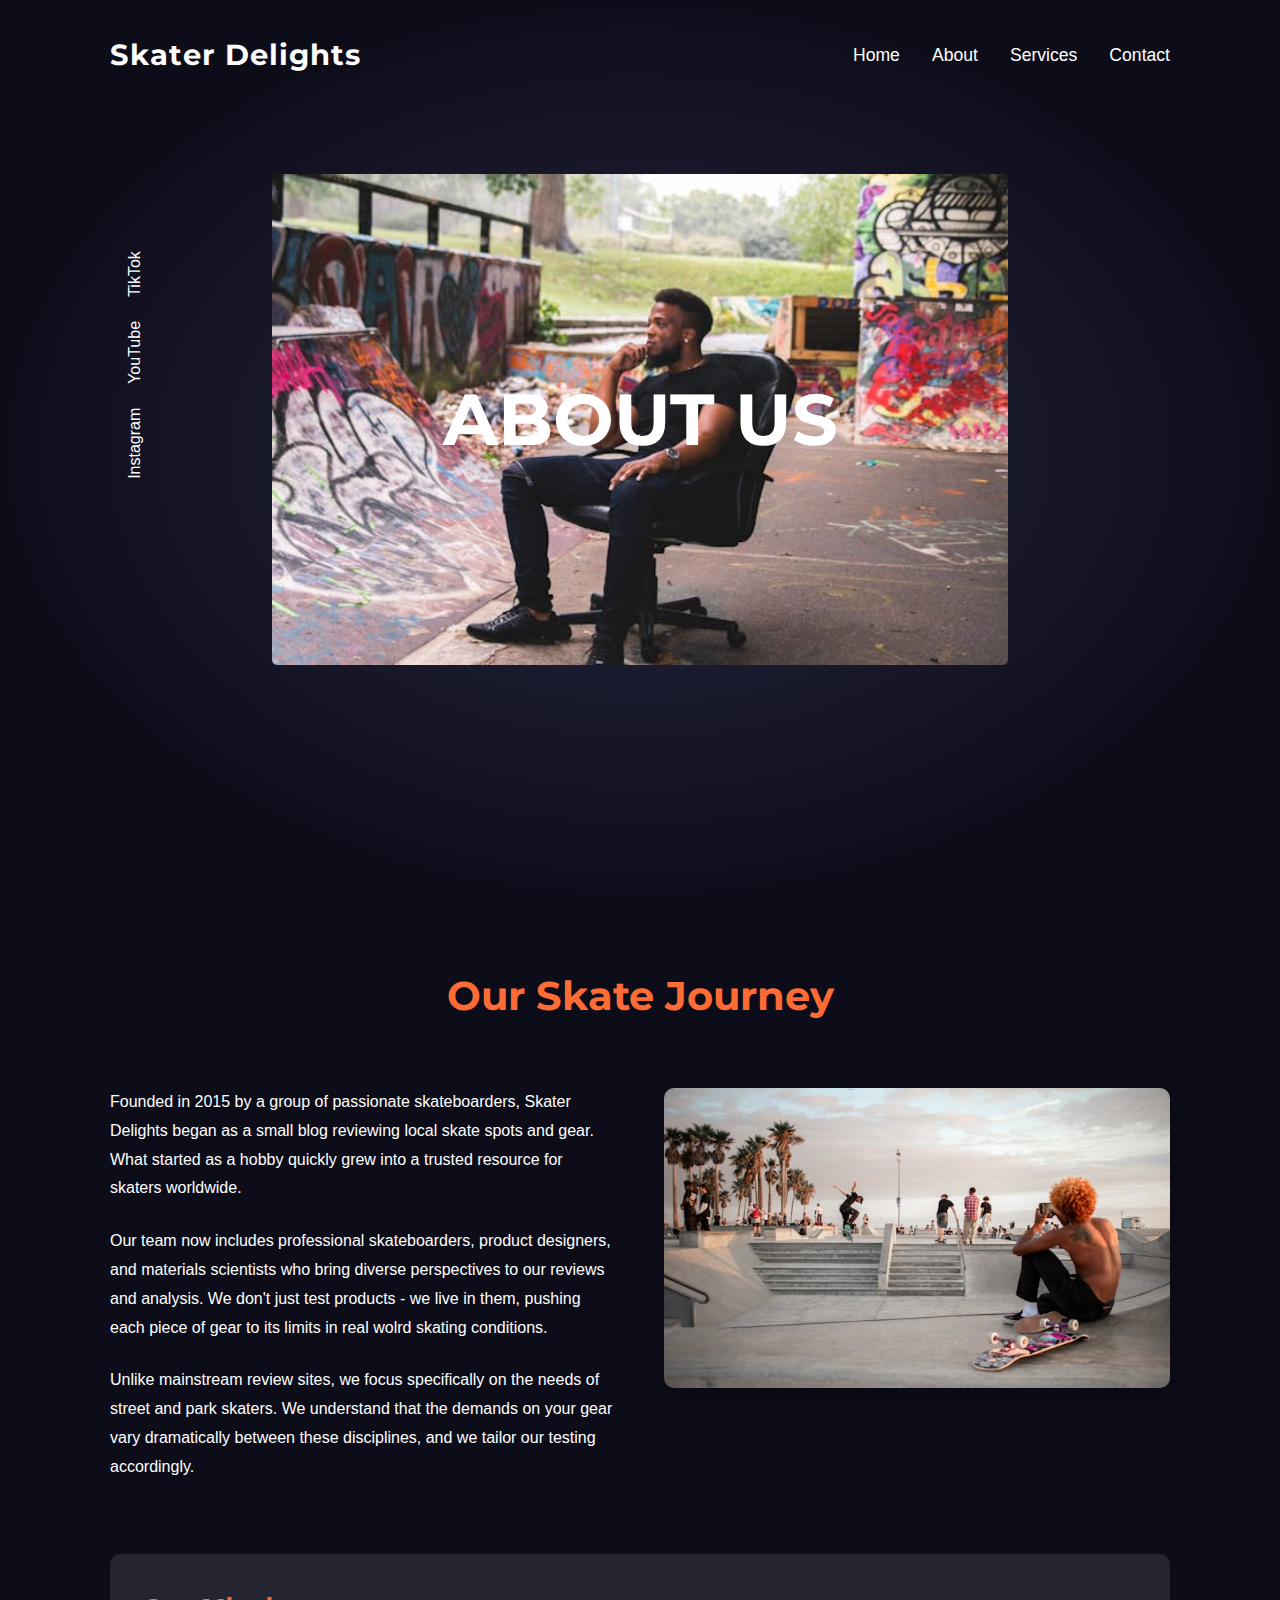
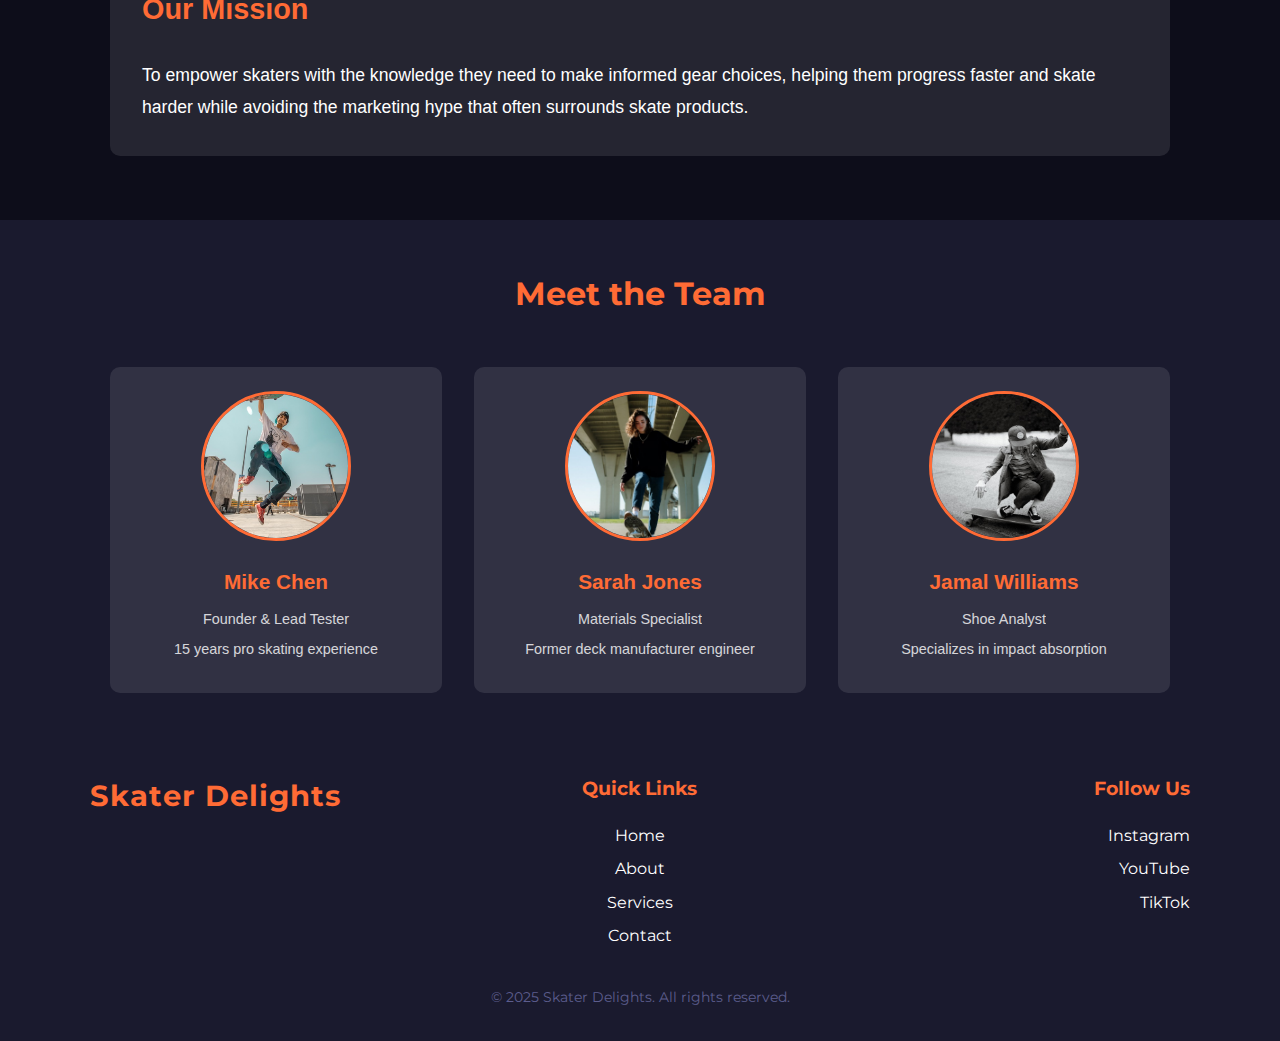
<file: about.html>
<!DOCTYPE html>
<html lang="en">
<head>
    <meta charset="UTF-8">
    <meta name="viewport" content="width=device-width, initial-scale=1.0">
    <title>About Us | Skater Delights</title>
    <link rel="stylesheet" href="style.css">
    <link rel="stylesheet" href="https://fonts.googleapis.com/css2?family=Istok+Web:wght@400;700&family=Montserrat:wght@700&display=swap">
    <link rel="stylesheet" href="https://fonts.googleapis.com/css2?family=Material+Symbols+Outlined:opsz,wght,FILL,GRAD@20..48,100..700,0..1,-50..200" />
</head>
<body class="theme-1">
    <header>
        <div class="container">
            <nav class="navbar">
                <div class="container">
                    <a href="index.html" class="brand">Skater Delights</a>
                    <button class="menu-btn">
                        <span class="material-symbols-outlined">
                            menu
                        </span>
                    </button>
                    <div class="menu">
                        <div class="links">
                            <a href="index.html">Home</a>
                            <a href="about.html">About</a>
                            <a href="services.html">Services</a>
                            <a href="contact.html">Contact</a>
                        </div>
                        <div class="social">
                            <a href="#">Instagram</a>
                            <a href="#">YouTube</a>
                            <a href="#">TikTok</a>
                        </div>
                    </div>
                </div>
            </nav>
            <div class="title">
                <h1>About Us</h1>
                <img src="./images/about-header.jpg" class="header-img" alt="About Us Header Image">
            </div>
        </div>
    </header>

    <section class="about-page">
        <div class="container">
            <h1>Our Skate Journey</h1>
            <div class="about-content">
                <div class="about-text">
                    <p>
                        Founded in 2015 by a group of passionate skateboarders, Skater Delights began as a small blog
                        reviewing local skate spots and gear. What started as a hobby quickly grew into a trusted
                        resource for skaters worldwide.
                    </p>
                    <p>
                        Our team now includes professional skateboarders, product designers, and materials scientists
                        who bring diverse perspectives to our reviews and analysis. We don't just test products - we 
                        live in them, pushing each piece of gear to its limits in real wolrd skating conditions.
                    </p>
                    <p>
                        Unlike mainstream review sites, we focus specifically on the needs of street and park skaters.
                        We understand that the demands on your gear vary dramatically between these disciplines, and 
                        we tailor our testing accordingly.
                    </p>
                </div>
                <div class="about-image">
                    <img src="images/team.jpg" alt="Skater Delights Team">
                </div>
            </div>

            <div class="mission">
                <h2>Our Mission</h2>
                <p>
                    To empower skaters with the knowledge they need to make informed gear choices, helping them
                    progress faster and skate harder while avoiding the marketing hype that often surrounds skate products.
                </p>
            </div>
        </div>
    </section>

    <section class="team">
        <div class="container">
            <h2>Meet the Team</h2>
            <div class="team-grid">
                <div class="team-member">
                    <img src="images/mike1.jpg" alt="Mike Chen">
                    <h3>Mike Chen</h3>
                    <p>Founder & Lead Tester</p>
                    <p>15 years pro skating experience</p>
                </div>
                <div class="team-member">
                    <img src="images/sarah.jpg" alt="Sarah Jones">
                    <h3>Sarah Jones</h3>
                    <p>Materials Specialist</p>
                    <p>Former deck manufacturer engineer</p>
                </div>
                <div class="team-member">
                    <img src="images/jamal.jpg" alt="Jamal Williams">
                    <h3>Jamal Williams</h3>
                    <p>Shoe Analyst</p>
                    <p>Specializes in impact absorption</p>
                </div>
            </div>
        </div>
    </section>

    <footer>
        <div class="footer-container">
            <!-- Brand Section -->
            <div class="footer-brand">
                <a href="index.html" class="brand">Skater Delights</a>
            </div>
    
            <!-- Navigation Quick Links -->
            <div class="footer-links">
                <h3>Quick Links</h3>
                <ul>
                    <li><a href="index.html">Home</a></li>
                    <li><a href="about.html">About</a></li>
                    <li><a href="services.html">Services</a></li>
                    <li><a href="contact.html">Contact</a></li>
                </ul>
            </div>
    
            <!-- Social Media Section -->
            <div class="footer-social">
                <h3>Follow Us</h3>
                <a href="#" class="social-icon">Instagram</a>
                <a href="#" class="social-icon">YouTube</a>
                <a href="#" class="social-icon">TikTok</a>
            </div>
        </div>
    
        <!-- Copyright Section -->
        <div class="footer-copyright">
            <p>&copy; 2025 Skater Delights. All rights reserved.</p>
        </div>
    </footer>

    <script src="script.js"></script>
</body>
</html>
</file>
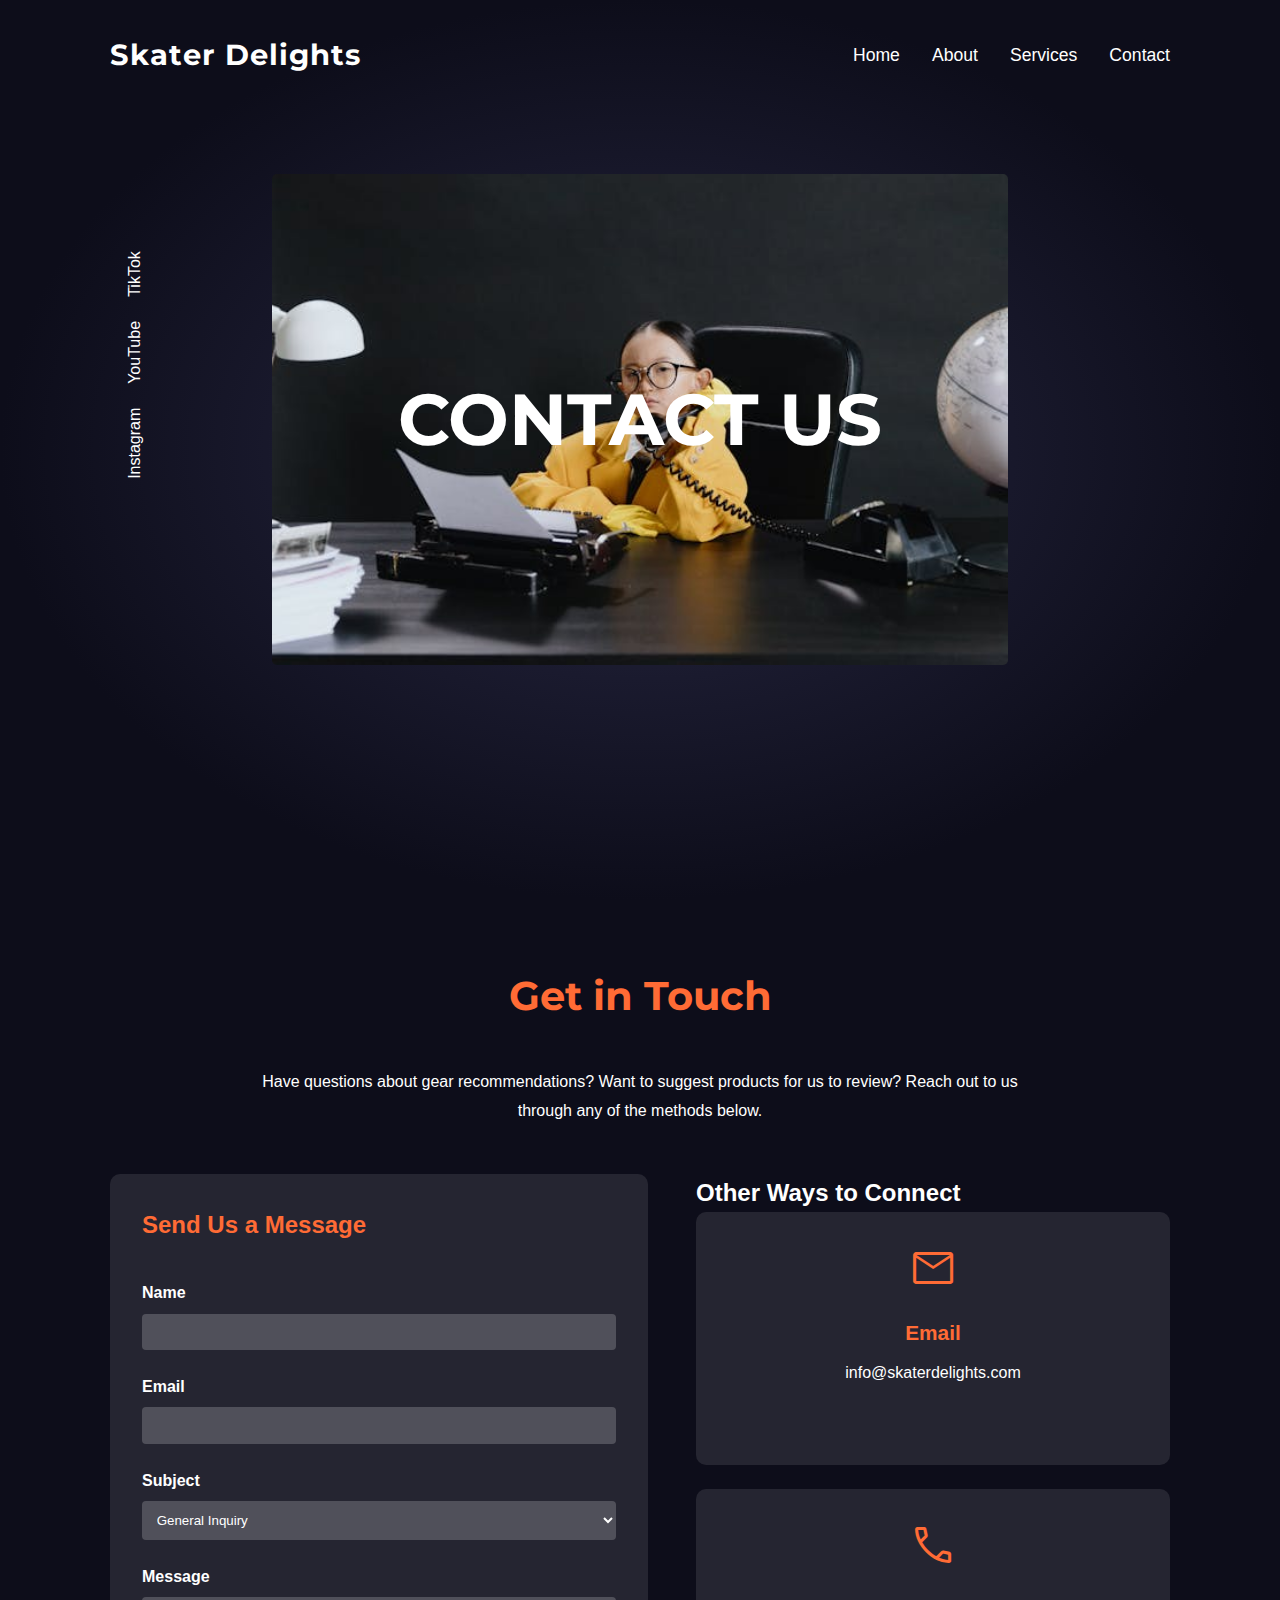
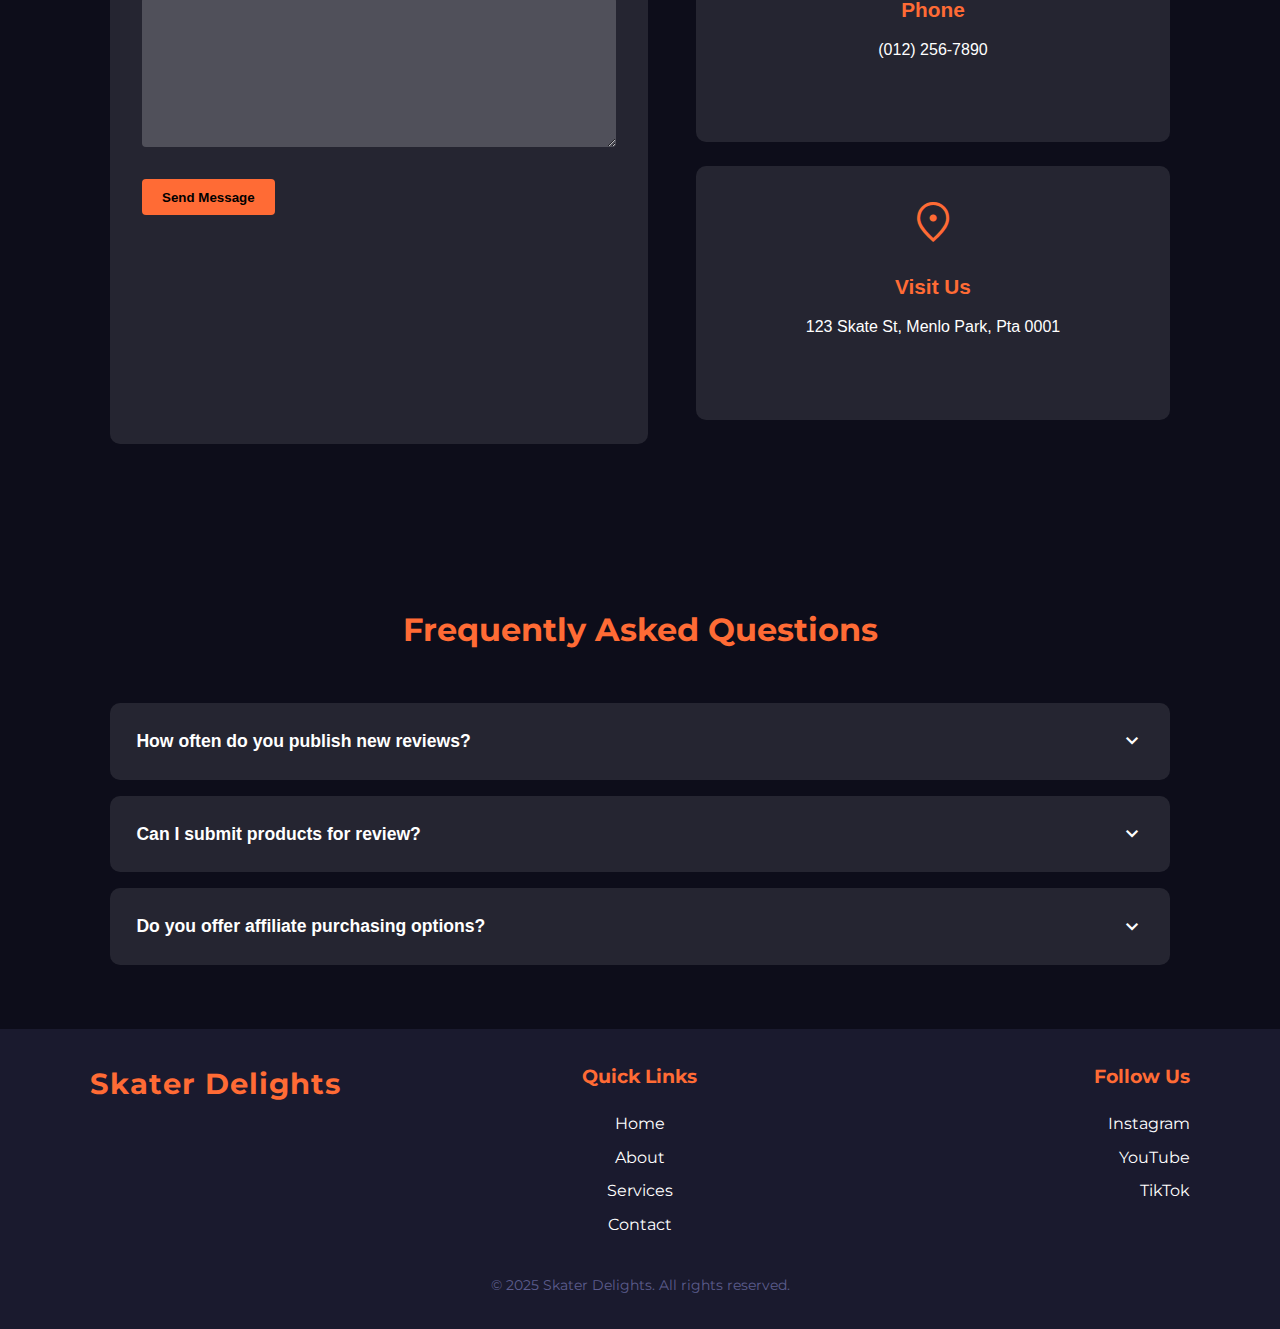
<file: contact.html>
<!DOCTYPE html>
<html lang="en">
<head>
    <meta charset="UTF-8">
    <meta name="viewport" content="width=device-width, initial-scale=1.0">
    <title>Contact Us | Skater Delights</title>
    <link rel="stylesheet" href="style.css">
    <link rel="stylesheet" href="https://fonts.googleapis.com/css2?family=Istok+Web:wght@400;700&family=Montserrat:wght@700&display=swap">
    <link rel="stylesheet" href="https://fonts.googleapis.com/css2?family=Material+Symbols+Outlined:opsz,wght,FILL,GRAD@20..48,100..700,0..1,-50..200" />
</head>
<body class="theme-1">
    <header>
        <div class="container">
            <nav class="navbar">
                <div class="container">
                    <a href="index.html" class="brand">Skater Delights</a>
                    <button class="menu-btn">
                        <span class="material-symbols-outlined">
                            menu
                        </span>
                    </button>
                    <div class="menu">
                        <div class="links">
                            <a href="index.html">Home</a>
                            <a href="about.html">About</a>
                            <a href="services.html">Services</a>
                            <a href="contact.html">Contact</a>
                        </div>
                        <div class="social">
                            <a href="#">Instagram</a>
                            <a href="#">YouTube</a>
                            <a href="#">TikTok</a>
                        </div>
                    </div>
                </div>
            </nav>
            <div class="title">
                <h1>Contact Us</h1>
                <img src="./images/contact-header.jpg" class="header-img" alt="Contact Header Image">
            </div>
        </div>
    </header>

    <section class="contact">
        <div class="container">
            <h1>Get in Touch</h1>
            <p>
                Have questions about gear recommendations? Want to suggest products for us to review?
                Reach out to us through any of the methods below.
            </p>

            <div class="contact-methods">
                <div class="contact-form">
                    <h2>Send Us a Message</h2>
                    <form>
                        <div class="form-group">
                            <label for="name">Name</label>
                            <input type="text" id="name" name="name" required>
                        </div>
                        <div class="form-group">
                            <label for="email">Email</label>
                            <input type="email" id="email" name="email" required>
                        </div>
                        <div class="form-group">
                            <label for="subject">Subject</label>
                            <select id="subject" name="subject">
                                <option value="general">General Inquiry</option>
                                <option value="review">Product Review Request</option>
                                <option value="partnership">Partnership Opportunity</option>
                                <option value="general">Other</option>
                            </select>
                        </div>
                        <div class="form-group">
                            <label for="message">Message</label>
                            <textarea id="message" name="message" rows="5" required></textarea>
                        </div>
                        <button type="submit" class="submit-btn">Send Message</button>
                    </form>
                </div>

                <div class="contact-info">
                    <h2>Other Ways to Connect</h2>
                    <div class="info-card">
                        <span class="material-symbols-outlined">mail</span>
                        <h3>Email</h3>
                        <p>info@skaterdelights.com</p>
                    </div>
                    <div class="info-card">
                        <span class="material-symbols-outlined">call</span>
                        <h3>Phone</h3>
                        <p>(012) 256-7890</p>
                    </div>
                    <div class="info-card">
                        <span class="material-symbols-outlined">location_on</span>
                        <h3>Visit Us</h3>
                        <p>123 Skate St, Menlo Park, Pta 0001</p>
                    </div>
                </div>
            </div>
        </div>
    </section>

    <section class="faq">
        <div class="container">
            <h2>Frequently Asked Questions</h2>
            <div class="faq-item">
                <button class="faq-question">
                    How often do you publish new reviews?
                    <span class="material-symbols-outlined">expand_more</span>
                </button>
                <div class="faq-answer">
                    <p>
                        We publish in-depth gear reviews every Tuesday and Thursday, with quick take
                        impressions posted on our soccial media channels. Our full testing
                        process takes 2-3 weeks per product to ensure thorough evaluation.
                    </p>
                </div>
            </div>
            <div class="faq-item">
                <button class="faq-question">
                    Can I submit products for review?
                    <span class="material-symbols-outlined">expand_more</span>
                </button>
                <div class="faq-answer">
                    <p>
                        Absolutely! We welcome submissions from both major brands and independent
                        manufacturers. Please email us at submissions@skaterdelights.com with 
                        details about your product and its target skating style.
                    </p>
                </div>
            </div>
            <div class="faq-item">
                <button class="faq-question">
                    Do you offer affiliate purchasing options?
                    <span class="material-symbols-outlined">expand_more</span>
                </button>
                <div class="faq-answer">
                    <p>
                        Yes, we maintain affiliate relationships with several reputable skate shops.
                        These partnerships help support our testing program while offering our
                        readers convenient purchasing options. We always disclose affiliate links.
                    </p>
                </div>
            </div>
        </div>
    </section>

    <footer>
        <div class="footer-container">
            <!-- Brand Section -->
            <div class="footer-brand">
                <a href="index.html" class="brand">Skater Delights</a>
            </div>
    
            <!-- Navigation Quick Links -->
            <div class="footer-links">
                <h3>Quick Links</h3>
                <ul>
                    <li><a href="index.html">Home</a></li>
                    <li><a href="about.html">About</a></li>
                    <li><a href="services.html">Services</a></li>
                    <li><a href="contact.html">Contact</a></li>
                </ul>
            </div>
    
            <!-- Social Media Section -->
            <div class="footer-social">
                <h3>Follow Us</h3>
                <a href="#" class="social-icon">Instagram</a>
                <a href="#" class="social-icon">YouTube</a>
                <a href="#" class="social-icon">TikTok</a>
            </div>
        </div>
    
        <!-- Copyright Section -->
        <div class="footer-copyright">
            <p>&copy; 2025 Skater Delights. All rights reserved.</p>
        </div>
    </footer>

    <script src="script.js"></script>
</body>
</html>
</file>
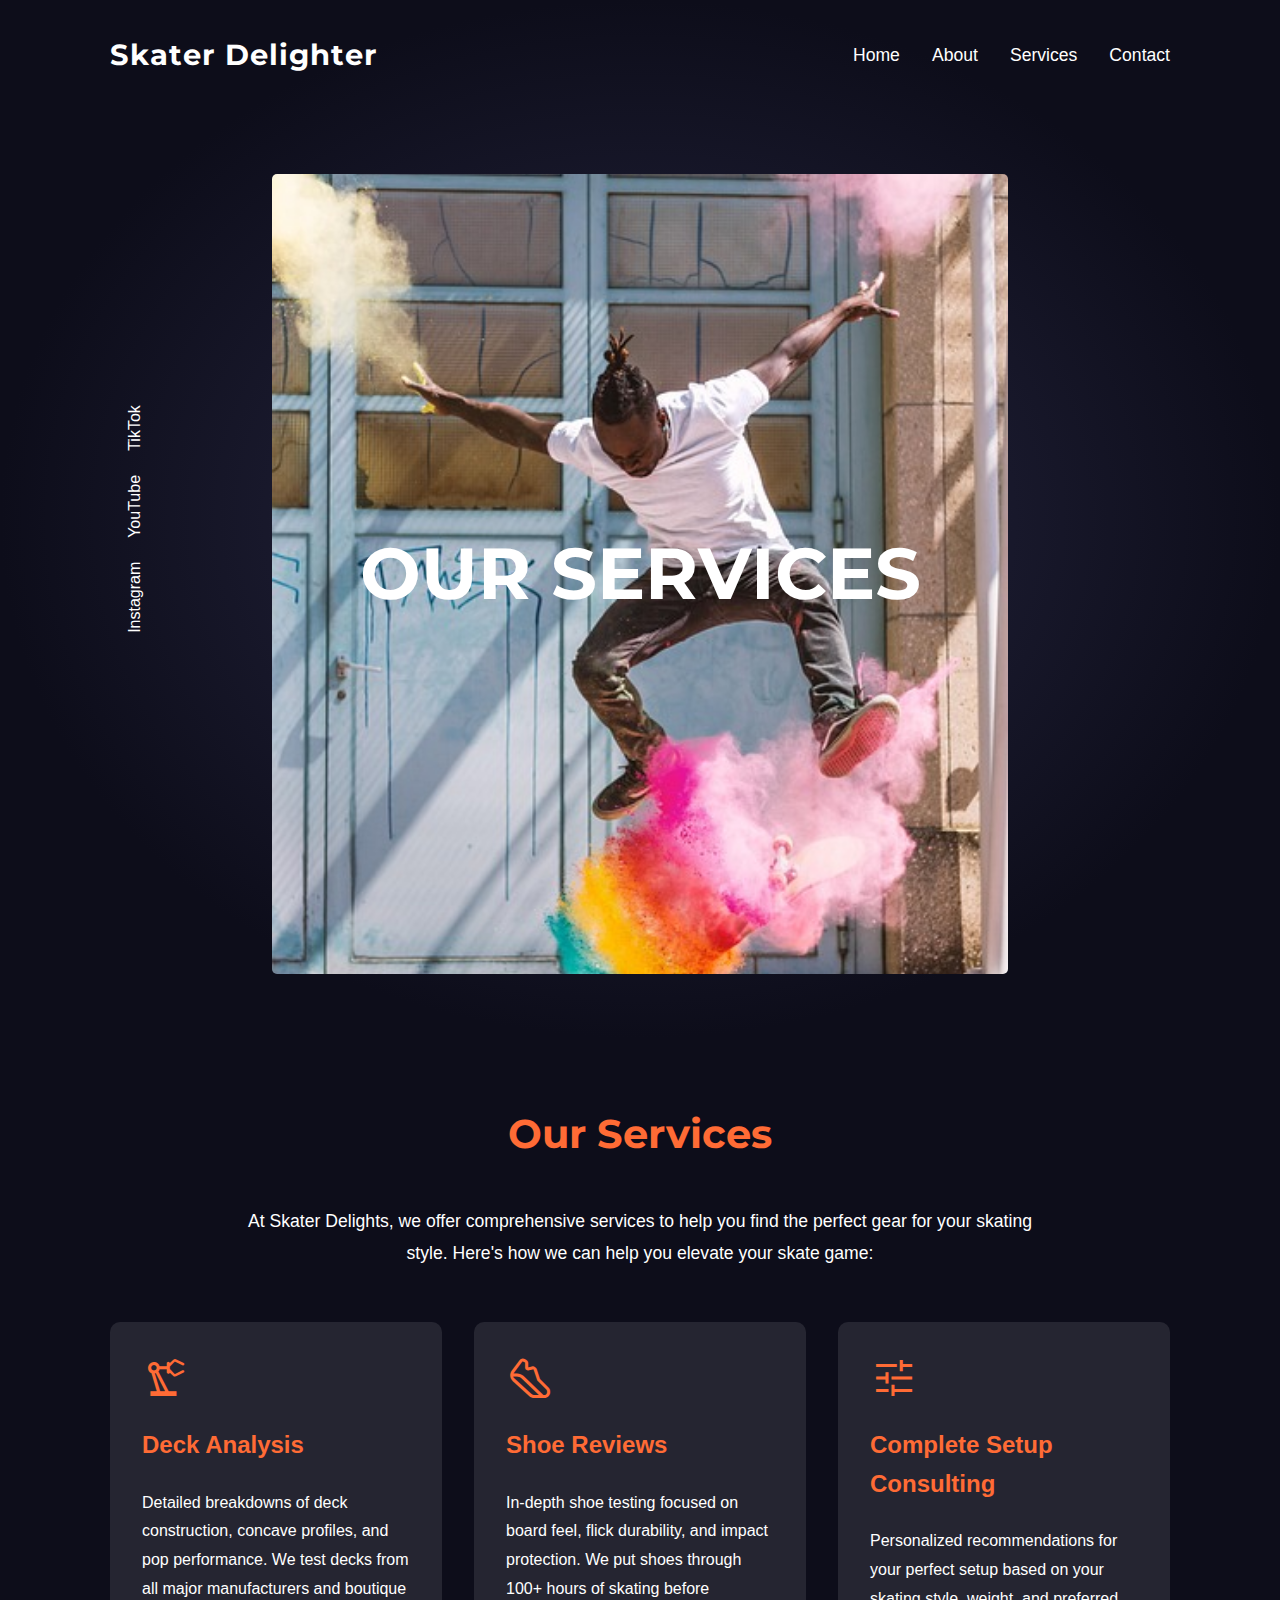
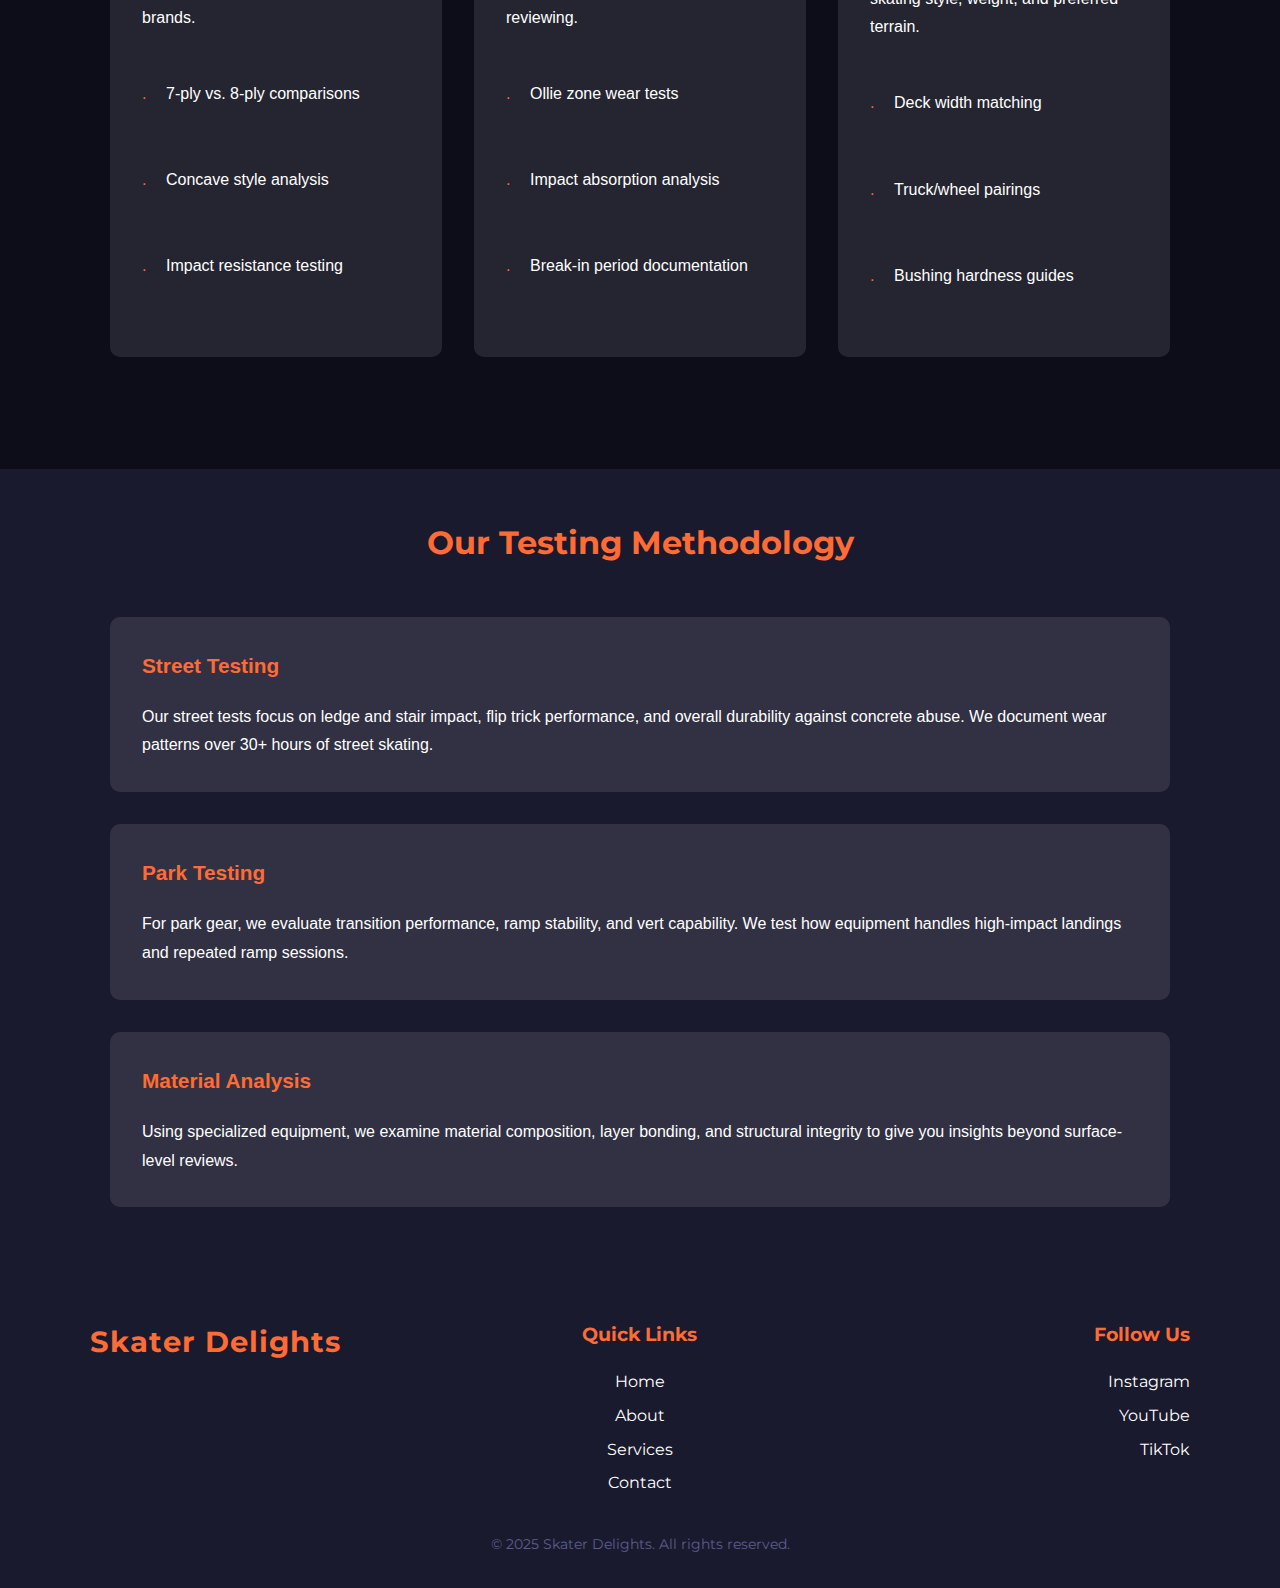
<file: services.html>
<!DOCTYPE html>
<html lang="en">
<head>
    <meta charset="UTF-8">
    <meta name="viewport" content="width=device-width, initial-scale=1.0">
    <title>Our Services | Skater Delight</title>
    <link rel="stylesheet" href="style.css">
    <link rel="stylesheet" href="https://fonts.googleapis.com/css2?family=Istok+Web:wght@400;700&family=Montserrat:wght@700&display=swap">
    <link rel="stylesheet" href="https://fonts.googleapis.com/css2?family=Material+Symbols+Outlined:opsz,wght,FILL,GRAD@20..48,100..700,0..1,-50..200" />
</head>
<body class="theme-1">
    <header>
        <div class="container">
            <nav class="navbar">
                <div class="container">
                    <a href="index.html" class="brand">Skater Delighter</a>
                    <button class="menu-btn">
                        <span class="material-symbols-outlined">
                            menu
                        </span>
                    </button>
                    <div class="menu">
                        <div class="links">
                            <a href="index.html">Home</a>
                            <a href="about.html">About</a>
                            <a href="services.html">Services</a>
                            <a href="contact.html">Contact</a>
                        </div>
                        <div class="social">
                            <a href="#">Instagram</a>
                            <a href="#">YouTube</a>
                            <a href="#">TikTok</a>
                        </div>
                    </div>
                </div>
            </nav>
            <div class="title">
                <h1>Our Services</h1>
                <img src="./images/service-header.jpg" class="header-img" alt="Services Header Image">
            </div>
        </div>
    </header>

    <section class="services">
        <div class="container">
            <h1>Our Services</h1>
            <p class="intro">
                At Skater Delights, we offer comprehensive services to help you find the perfect gear for your
                skating style. Here's how we can help you elevate your skate game:
            </p>

            <div class="service-cards">
                <div class="service-card">
                    <span class="material-symbols-outlined">precision_manufacturing</span>
                    <h2>Deck Analysis</h2>
                    <p>
                        Detailed breakdowns of deck construction, concave profiles, and pop performance.
                        We test decks from all major manufacturers and boutique brands.
                    </p>
                    <ul>
                        <li>7-ply vs. 8-ply comparisons</li>
                        <li>Concave style analysis</li>
                        <li>Impact resistance testing</li>
                    </ul>
                </div>

                <div class="service-card">
                    <span class="material-symbols-outlined">steps</span>
                    <h2>Shoe Reviews</h2>
                    <p>
                        In-depth shoe testing focused on board feel, flick durability, and impact protection.
                        We put shoes through 100+ hours of skating before reviewing.
                    </p>
                    <ul>
                        <li>Ollie zone wear tests</li>
                        <li>Impact absorption analysis</li>
                        <li>Break-in period documentation</li>
                    </ul>
                </div>

                <div class="service-card">
                    <span class="material-symbols-outlined">tune</span>
                    <h2>Complete Setup Consulting</h2>
                    <p>
                        Personalized recommendations for your perfect setup based on your skating style,
                        weight, and preferred terrain.
                    </p>
                    <ul>
                        <li>Deck width matching</li>
                        <li>Truck/wheel pairings</li>
                        <li>Bushing hardness guides</li>
                    </ul>
                </div>
            </div>
        </div>
    </section>

    <section class="testing-methods">
        <div class="container">
            <h2>Our Testing Methodology</h2>
            <div class="method">
                <h3>Street Testing</h3>
                <p>
                    Our street tests focus on ledge and stair impact, flip trick performance, and
                    overall durability against concrete abuse. We document wear patterns over 30+
                    hours of street skating.
                </p>
            </div>
            <div class="method">
                <h3>Park Testing</h3>
                <p>
                    For park gear, we evaluate transition performance, ramp stability, and
                    vert capability. We test how equipment handles high-impact landings
                    and repeated ramp sessions.
                </p>
            </div>
            <div class="method">
                <h3>Material Analysis</h3>
                <p>
                Using specialized equipment, we examine material composition, layer
                bonding, and structural integrity to give you insights beyond surface-level reviews.
                </p>
            </div>
        </div>
    </section>

    <footer>
        <div class="footer-container">
            <!-- Brand Section -->
            <div class="footer-brand">
                <a href="index.html" class="brand">Skater Delights</a>
            </div>
    
            <!-- Navigation Quick Links -->
            <div class="footer-links">
                <h3>Quick Links</h3>
                <ul>
                    <li><a href="index.html">Home</a></li>
                    <li><a href="about.html">About</a></li>
                    <li><a href="services.html">Services</a></li>
                    <li><a href="contact.html">Contact</a></li>
                </ul>
            </div>
    
            <!-- Social Media Section -->
            <div class="footer-social">
                <h3>Follow Us</h3>
                <a href="#" class="social-icon">Instagram</a>
                <a href="#" class="social-icon">YouTube</a>
                <a href="#" class="social-icon">TikTok</a>
            </div>
        </div>
    
        <!-- Copyright Section -->
        <div class="footer-copyright">
            <p>&copy; 2025 Skater Delights. All rights reserved.</p>
        </div>
    </footer>

    <script src="script.js"></script>
</body>
</html>
</file>
<file: style.css>
/* Theme colors */
.theme-1 {
--accent: #ff6b35; /* Vibrant orange */
--gradient-first: #2b2d42;
--gradient-second: #1a1a2e;
--gradient-third: #0d0d1a;
--button-primary: #414361;
--button-secondary: #ff9e56;
--pagination: #5c5d8d;
}

.theme-2 {
--accent: #00a8e8; /* Bright blue */
--gradient-first: #1a3263;
--gradient-second: #12284b;
--gradient-third: #0a1a33;
--button-primary: #2a4d8e;
--button-secondary: #5cc8ff;
--pagination: #3d6cb9;
}

.theme-3 {
--accent: #a8c686; /* Earthy green */
--gradient-first: #3a3a3a;
--gradient-second: #2a2a2a;
--gradient-third: #1a1a1a;
--button-primary: #4a4a4a;
--button-secondary: #c8e0b8;
--pagination: #6d8c54;
}

.theme-4 {
--accent: #f25f5c; /* Vibrant orange */
--gradient-first: #50514f;
--gradient-second: #3a3a38;
--gradient-third: #242423;
--button-primary: #636463;
--button-secondary: #ff8a87;
--pagination: #b33b38;
}

/* Base styles */
body {
    font-family: 'Isto Web', sans-serif;
    --gradient-bg: radial-gradient(
        50% 50% at 50% 50%,
        var(--gradient-first) 0%,
        var(--gradient-second) 51%,
        var(--gradient-third) 100%
    );
    --gradient-bg-mobile: linear-gradient(
        180deg,
        var(--gradient-first) 0%,
        var(--gradient-second) 51%,
        var(--gradient-third) 100%
    );
    --text-primary: #fff;
    color: var(--text-primary);
    line-height: 1.6;
}

* {
    margin: 0;
    padding: 0;
    box-sizing: border-box;
}

a {
    text-decoration: none;
    color: var(--text-primary);
    transition: 300ms;
}

a:hover {
    color: var(--accent);
}

.container {
    max-width: 1100px;
    margin: 0 auto;
    padding: 0 20px;
}

/* Header & Navigation */
header {
    background: var(--gradient-bg-mobile);
    min-height: 100vh;
    position: relative;
    z-index: 1;
}

.img {
    width: 60%; /* Adjust width as needed */
    max-width: 500px; /* Limit the maximum width */
    height: auto; /* Maintain aspect ratio */
    display: block; /* Ensure the image is displayed */
    margin: 0 auto; /* Center the image */
    transform: none; /* Remove rotation */
    filter: none; /* Remove drop shadow */
    z-index: 99; /* Ensure the image is above other elements */
    position: relative;
    animation: imgFadeUp 800ms ease-out;
}

.header-img {
    width: 100%; /* Make the image span the full width of the container */
    max-height: 800px; /* Limit the height of the image */
    object-fit: cover; /* Ensure the image covers the space without distortion */
    border-radius: 5px; /* Optional: Add rounded corners */
    margin-top: 0; /* Add spacing above the image if needed */
}

.navbar {
    z-index: 5; /* Ensure the navbar is above the header background */
}

.navbar .container {
    padding: 2em 0;
    display: flex;
    justify-content: space-between;
    align-items: center;
}

.brand {
    font-family: 'Montserrat', sans-serif;
    font-size: 1.8em;
    font-weight: bold;
    letter-spacing: 1px;
}

.menu-btn {
    background: none;
    border: none;
    color: var(--text-primary);
    cursor: pointer;
    z-index: 4;
    display: none;
}

.menu-btn span {
    font-size: 2.5em;
}

.menu {
    display: flex;
    gap: 3em;
}

.menu .links {
    display: flex;
    gap: 2em;
}

.menu .social {
    display: flex;
    gap: 1.5em;
}

.menu a {
    font-size: 1.1em;
    font-weight: 500;
}

/* Hero Section */
.title {
    margin: 0 auto;
    padding: 4em 2em;
    display: flex;
    justify-content: center;
    align-items: center;
    position: relative;
    max-width: 800px;
    z-index: 3; /* Ensure the title is above the header background but below the image */
}

.social {
    position: absolute;
    top: 50%; /* Center vertically */
    left: 2em; /* Position on the left side */
    transform: translateY(-50%); /* Adjust for centering */
    display: flex;
    flex-direction: column; /* Stack links vertically */
    gap: 1em; /* Add spacing between links */
}

.social a {
    writing-mode: vertical-lr; /* Rotate text vertically */
    text-align: center; /* Center the text */
    font-size: 1em; /* Adjust font size */
    color: var(--text-primary); /* Use the primary text color */
    text-decoration: none; /* Remove underline */
    transition: color 0.3s ease; /* Add hover effect */
}

.social a:hover {
    color: var(--accent); /* Change color on hover */
}

.img {
    width: 60%;
    max-width: 500px;
    transform: rotate(-5deg);
    filter: drop-shadow(0 2.5em 1.5em rgba(0, 0, 0, .7));
    z-index: 1;
    animation: imgFadeUp 800ms ease-out;
}

.title h1 {
    position: absolute;
    font-size: clamp(1em, 10vw, 4.5rem);
    font-family: 'Montserrat', sans-serif;
    text-transform: uppercase;
}

.text1 {
    z-index: 2;
    left: calc(50% - 4em);
    animation: textOpacity 800ms forwards;
    animation-delay: 500ms;
    opacity: 0;
}

.text2, .text3 {
    z-index: 2;
    position: absolute;
    left: 38%; /* Shift to the right*/
    top: 60%; /* Move lower, adjust between 55%-65% */
    transform: translateX(-50%);
    animation: textOpacity 800ms forwards;
    animation-delay: 500ms;
    opacity: 0;
    text-align: center;
}

.text3 {
    opacity: 0.2;
    z-index: 1;
}

.text-overlay {
    content: "";
    position: absolute;
    top: 0; left: 0;
    background: #fff;
    width: 0; height: 100%;
    animation: textOverlay 800em;
    animation-delay: 500ms;  
}

/* Controls & Pagination */
.controls {
    padding: 2em;
    display: flex;
    justify-content: space-between;
    align-items: center;
    text-align: center;
}

.controls button {
    width: 4em;
    height: 4em;
    border-radius: 50%;
    border: none;
    background-color: var(--button-primary);
    display: flex;
    justify-content: center;
    align-items: center;
    cursor: pointer;
    transition: 300ms;
}

.controls button span {
    font-size: 2.3em;
    color: var(--text-primary);
}

.controls button:hover {
    background-color: var(--button-secondary);
}

.pagination span {
    width: 0.8em;
    height: 0.8em;
    border-radius: 50%;
    background-color: var(--pagination);
    cursor: pointer;
}

.pagination .active {
    background-color: var(--text-primary);
}

.slideCount {
    position: relative;
    margin-top: 2em; /* Move it lower on the page*/
    text-align: center;
    padding: 0.5em 1em;
    right: 10%;
    letter-spacing: -3px;
    font-family: 'Montserrat', sans-serif;
    font-size: 1.2em;/* Adjust font size as needed */
    color: var(--text-primary);/* Ensure it matches theme*/
}

.slideCount span:nth-child(1),
.slideCount span:nth-child(2) {
    font-size: 1.5em;
}

.slideCount span:nth-child(2),
.slideCount span:nth-child(3) {
    color: var(--pagination);
}

/* About Section */
.about {
    padding: 4em 2em;
    background-color: var(--gradient-third);
}

.about h1 {
    font-size: 2.2em;
    margin-bottom: 1em;
    color: var(--accent);
    font-family: 'Montserrat', sans-serif;
}

.about p {
    margin: 1.5em 0;
    font-size: 1.1em;
    line-height: 1.8;
}

.cta-button {
    display: block;
    width: fit-content;
    margin: 2em auto 0 auto;
    padding: 0.8em 1.5em;
    background-color: var(--accent);
    color: #000;
    font-weight: bold;
    border-radius: 4px;
    transition: all 0.3s ease;
}

.cta-button:hover {
    transform: translateY(-3px);
    box-shadow: 0 5px 15px rgba(0, 0, 0, 0.3);
    color: #000;
}

/* Featured Products */
.featured {
    padding: 3em 0;
    background-color: var(--gradient-third);
}

.featured h2 {
    font-size: 2em;
    margin-bottom: 1.5em;
    text-align: center;
    color: var(--accent);
    font-family: 'Montserrat', sans-serif;
}

.products-grid {
    display: grid;
    grid-template-columns: repeat(auto-fit, minmax(300px, 1fr));
    gap: 2em;
}

.product-card {
    background: rgba(255, 255, 255, 0.1);
    border-radius: 10px;
    padding: 1.5em;
    transition: transform 0.3s ease;
}

.product-card:hover {
    transform: translateY(-5px);
}

.product-card img {
    width: 100%;
    border-radius: 8px;
    margin-bottom: 1em;
}

.product-card h3 {
    font-size: 1.3em;
    margin-bottom: 0.5em;
    color: var(--accent);
}

.product-card p {
    font-size: 0.9em;
    opacity: 0.8;
}

/* About Page Styles */
.about-page {
    padding: 4em 0;
    background-color: var(--gradient-third);
}

.about-page h1 {
    font-size: 2.5em;
    margin-bottom: 1.5em;
    text-align: center;
    color: var(--accent);
    font-family: 'Montserrat', sans-serif;
}

.about-content {
    display: flex;
    gap: 3em;
    margin-bottom: 3em;
}

.about-text {
    flex: 1;
}

.about-text p {
    margin-bottom: 1.5em;
    font-size: 1.1;
    line-height: 1.8;
}

.about-image {
    flex: 1;
}

.about-image img {
    width: 100%;
    max-height: 300px;
    border-radius: 10px;
    box-shadow: 0 10px 20px rgba(0, 0, 0, 0.3);
}

.mission {
    background: rgba(255, 255, 255, 0.1);
    padding: 2em;
    border-radius: 10px;
    margin-top: 3em 0;
}

.mission h2 {
    font-size: 1.8em;
    margin-bottom: 1em;
    color: var(--accent);
}

.mission p {
    font-size: 1.1em;
    line-height: 1.8;
}

.team {
    padding: 3em 0;
    background-color: var(--gradient-second);
}

.team h2 {
    font-size: 2em;
    margin-bottom: 1.5em;
    text-align: center;
    color: var(--accent);
    font-family: 'Montserrat', sans-serif;
}

.team-grid {
    display: grid;
    grid-template-columns: repeat(auto-fit, minmax(250px, 1fr));
    gap: 2em;
}

.team-member {
    background: rgba(255, 255, 255, 0.1);
    border-radius: 10px;
    padding: 1.5em;
    text-align: center;
}

.team-member img {
    width: 150px;
    height: 150px;
    border-radius: 50%;
    object-fit: cover;
    margin: 0 auto 1em;
    border: 3px solid var(--accent);
}

.team-member h3 {
    font-size: 1.3em;
    margin-bottom: 0.5em;
    color: var(--accent);
}

.team-member p {
    font-size: 0.9em;
    opacity: 0.8;
    margin-bottom: 0.5em;
}

/* Services Page Styles */
.services {
    padding: 4em 0;
    background-color: var(--gradient-third);
}

.services h1 {
    font-size: 2.5em;
    margin-bottom: 1em;
    text-align: center;
    color: var(--accent);
    font-family: 'Montserrat', sans-serif;
}

.intro {
    font-size: 1.1em;
    text-align: center;
    max-width: 800px;
    margin: 0 auto 3em;
    line-height: 1.8;
}

.service-cards {
    display: grid;
    grid-template-columns: repeat(auto-fit, minmax(300px, 1fr));
    gap: 2em;
    margin-bottom: 3em;
}

.service-card {
    background: rgba(255, 255, 255, 0.1);
    border-radius: 10px;
    padding: 2em;
    transition: transform 0.3s ease;
}

.service-card:hover {
    transform: translateY(-10px);
}

.service-card span {
    font-size: 3em;
    color: var(--accent);
    margin-bottom: 0.5em;
    display: block;
}

.service-card h2 {
    font-size: 1.5em;
    margin-bottom: 1em;
    color: var(--accent);
}

.service-card p {
    margin-bottom: 1.5em;
    line-height: 1.8;
}

.service-card ul {
    list-style: none;
}

.service-card li {
    margin-bottom: 0.8em;
    position: relative;
    padding: 1.5em;
}

.service-card li::before {
    content: ".";
    color: var(--accent);
    position: absolute;
    left: 0;
}

.testing-methods {
    padding: 3em 0;
    background-color: var(--gradient-second);
}

.testing-methods h2 {
    font-size: 2em;
    margin-bottom: 1.5em;
    text-align: center;
    color: var(--accent);
    font-family: 'Montserrat', sans-serif;
}

.method {
    background: rgba(255, 255, 255, 0.1);
    border-radius: 10px;
    padding: 2em;
    margin-bottom: 2em;
}

.method h3 {
    font-size: 1.3em;
    margin-bottom: 1em;
    color: var(--accent);
}

.method p {
    line-height: 1.8;
}

/* Contact Page Styles */
.contact {
    padding: 4em 0;
    background-color: var(--gradient-third);
}

.contact h1 {
    font-size: 2.5em;
    margin-bottom: 1em;
    text-align: center;
    color: var(--accent);
    font-family: 'Montserrat', sans-serif;
}

.contact p {
    text-align: center;
    max-width: 800px;
    margin: 0 auto 3em;
    line-height: 1.8;
}

.contact-methods {
    display: flex;
    gap: 3em;
    margin-bottom: 3em;
}

.contact-form {
    flex: 1;
    background: rgba(255, 255, 255, 0.1);
    border-radius: 10px;
    padding: 2em;
}

.contact-form h2 {
    font-size: 1.5em;
    margin-bottom: 1.5em;
    color: var(--accent);
}

.form-group {
    margin-bottom: 1.5em;
}

.form-group label {
    display: block;
    margin-bottom: 0.5em;
    font-weight: bold;
}

.form-group input,
.form-group select,
.form-group textarea {
    width: 100%;
    padding: 0.8em;
    border: none;
    border-radius: 4px;
    background-color: rgba(255, 255, 255, 0.2);
    color: var(--text-primary);
}

.form-group textarea {
    resize: vertical;
    min-height: 150px;
}

.submit-btn {
    background-color: var(--accent);
    color: #000;
    padding: 0.8em 1.5em;
    border: none;
    border-radius: 4px;
    cursor: pointer;
    font-weight: bold;
    transition: all 0.3s ease;
}

.submit-btn:hover {
    transform: translateY(-3px);
    box-shadow: 0 5px 15px rgba(0, 0, 0, 0.3);
}

.contact-info {
    flex: 1;
}

.info-card {
    background: rgba(255, 255, 255, 0.1);
    border-radius: 10px;
    padding: 2em;
    margin-bottom: 1.5em;
    text-align: center;
}

.info-card span {
    font-size: 3em;
    color: var(--accent);
    margin-bottom: 0.5em;
    display: block;
}

.info-card h3 {
    font-size: 1.3em;
    margin-bottom: 0.5em;
    color: var(--accent);
}

.info-card p {
    line-height: 1.6;
}

/* FAQ Section */
.faq {
    padding: 3em 0;
    background-color: var(--gradient-third);
}

.faq h2 {
    font-size: 2em;
    margin-bottom: 1.5em;
    text-align: center;
    color: var(--accent);
    font-family: 'Montserrat', sans-serif;
}

.faq-item {
    background: rgba(255, 255, 255, 0.1);
    border-radius: 10px;
    margin-bottom: 1em;
    overflow: hidden;
}

.faq-question {
    width: 100%;
    padding: 1.5em;
    text-align: left;
    background: none;
    border: none;
    color: var(--text-primary);
    font-size: 1.1em;
    font-weight: bold;
    display: flex;
    justify-content: space-between;
    align-items: center;
    cursor: pointer;
}

.faq-question span {
    transition: transform 0.3s ease;
}

.faq-question.active span {
    transform: rotate(180deg);
}

.faq-answer {
    /* padding: 0 1.5em; */
    max-height: 0;
    overflow: hidden;
    transition: max-height 0.3s ease, padding 0.3s ease;
}

.faq-answer p {
    padding-bottom: 1.5em;
    line-height: 1.8;
}

.faq-answer.active {
    max-height: 300px;
    padding: 0 1.5em 1.5em;
}

@media screen and (max-width: 600px) {
    .faq-question {
      flex-direction: column;
      align-items: flex-start;
      gap: 0.5em;
    }
  
    .faq-question span {
      align-self: flex-end;
    }
  }  

/* Animations */
@keyframes imgFadeUp {
    from {
        opacity: 0;
        transform: translateY(20px);
    }
    to {
        opacity: 1;
        transform: translateY(0);
    }
}

@keyframes textOverlay {
    49% {
        left: 0;
    }
    50% {
        width: 100%;
        left: initial;
        right: 0;
    }
    100% {
        width: 0;
        left: initial;
        right: 0;
    }
}

@keyframes textOpacity {
    20% {
       opacity: 0;
    }
    100% {
        opacity: 1;
    }
}

/* Responsive Styles */
@media screen and (max-width: 1000px) {
    .navbar .container {
        padding: 2em;
    }

    .menu-btn {
        display: block;
    }

    .menu {
        padding: 4em 2em;
        position: absolute;
        top: 0;
        width: 100%;
        min-height: 100vh;
        background-color: var(--gradient-third);
        display: flex;
        justify-content: space-around;
        align-items: center;
        flex-direction: column;
        gap: 4em;
        transition: 500ms ease-in-out;
        z-index: 3;
        left: -100%;
    }

    .menu-open {
        left: 0;
    }

    .about-content {
        flex-direction: column;
    }

    .contact-methods {
        flex-direction: column;
    }

    .pagination {
        position: static;
        transform: none;
        flex-direction: row;
    }

    .controls {
        justify-content: space-between;
    }

    .controls .name {
        position: static;
    }
}

@media screen and (max-height: 400px) and (max-width: 1000px) {
    .slideCount {
        top: 4em;
    }
}

@media screen and (min-width: 1000px) {
    header {
        background: var(--gradient-bg);
    }

    header > .container {
        position: relative;
    }

    .pagination {
        position: absolute;
        top: 50%;
        transform: translate(-50%);
        right: 2em;
        flex-direction: column;
    }

    .controls {
        justify-content: flex-start;
        gap: 0.6em;
    }

    .controls .name {
        position: absolute;
        bottom: 2em;
        right: 2em;
    }

    .social {
        position: absolute;
        top: 50%;
        transform: translateY(-50%) rotate(180deg);
        left: 2em;
    }

    .social a {
        writing-mode: vertical-lr;
    }

    .slideCount {
        position: absolute;
        top: 1.3em;
        right: 2em;
    }
}

/* Footer Styles */
footer {
    background-color: var(--gradient-second);
    color: var(--text-primary);
    padding: 2em 1em;
    font-family: 'Montserrat', sans-serif;
}

.footer-container {
    display: flex;
    justify-content: space-between;
    align-items: flex-start;
    flex-wrap: wrap;
    gap: 2em;
    max-width: 1100px;
    margin: 0 auto;
}

.footer-brand {
    flex: 1;
}

.footer-brand .brand {
    font-size: 1.8em;
    font-weight: bold;
    color: var(--accent);
    text-decoration: none;
}

.footer-links {
    flex: 1;
    text-align: center;
}

.footer-links h3 {
    font-size: 1.2em;
    margin-bottom: 1em;
    color: var(--accent);
}

.footer-links ul {
    list-style: none;
    padding: 0;
}

.footer-links li {
    margin-bottom: 0.5em;
}

.footer-links a {
    color: var(--text-primary);
    text-decoration: none;
    transition: color 0.3s ease;
}

.footer-links a:hover {
    color: var(--accent);
}

.footer-social {
    flex: 1;
    text-align: right;
}

.footer-social h3 {
    font-size: 1.2em;
    margin-bottom: 1em;
    color: var(--accent);
}

.footer-social .social-icon {
    display: block;
    margin-bottom: 0.5em;
    color: var(--text-primary);
    text-decoration: none;
    transition: color 0.3s ease;
}

.footer-social .social-icon:hover {
    color: var(--accent);
}

.footer-copyright {
    text-align: center;
    margin-top: 2em;
    font-size: 0.9em;
    color: var(--pagination);
}
</file>
